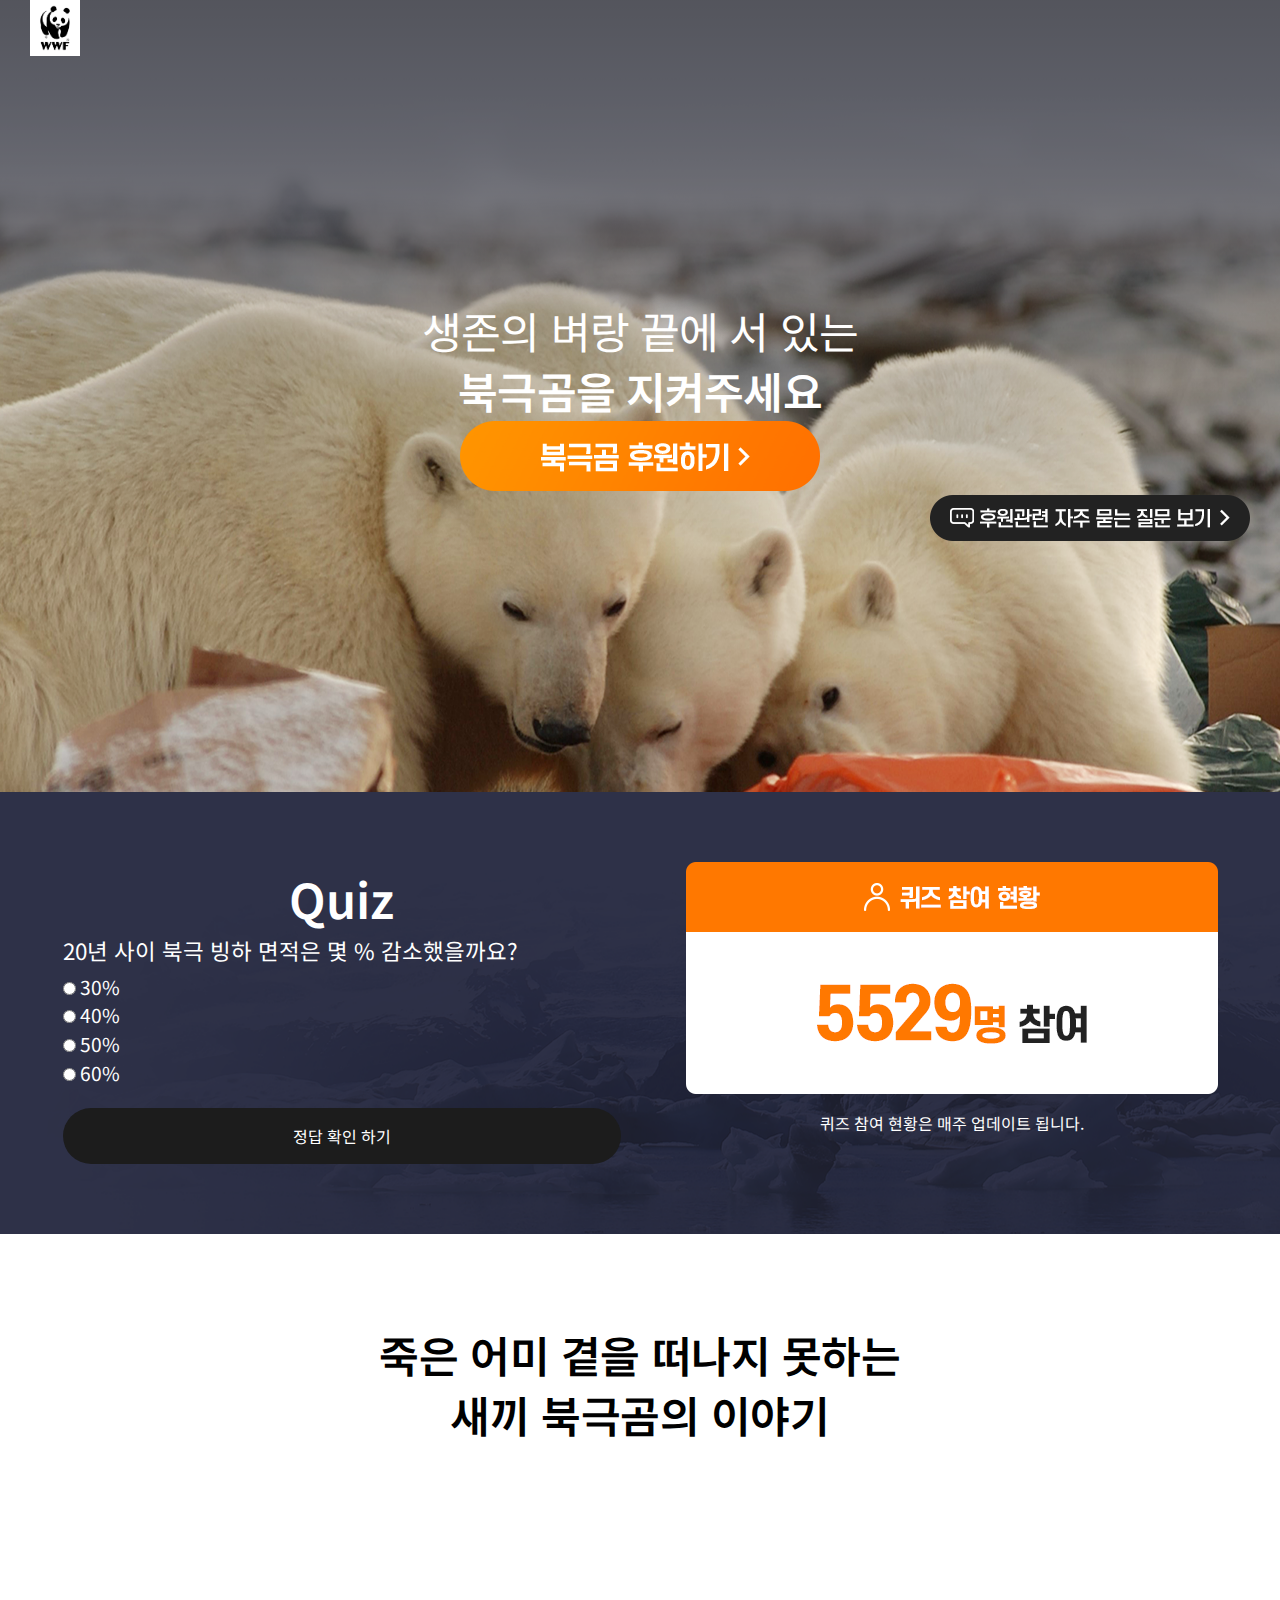
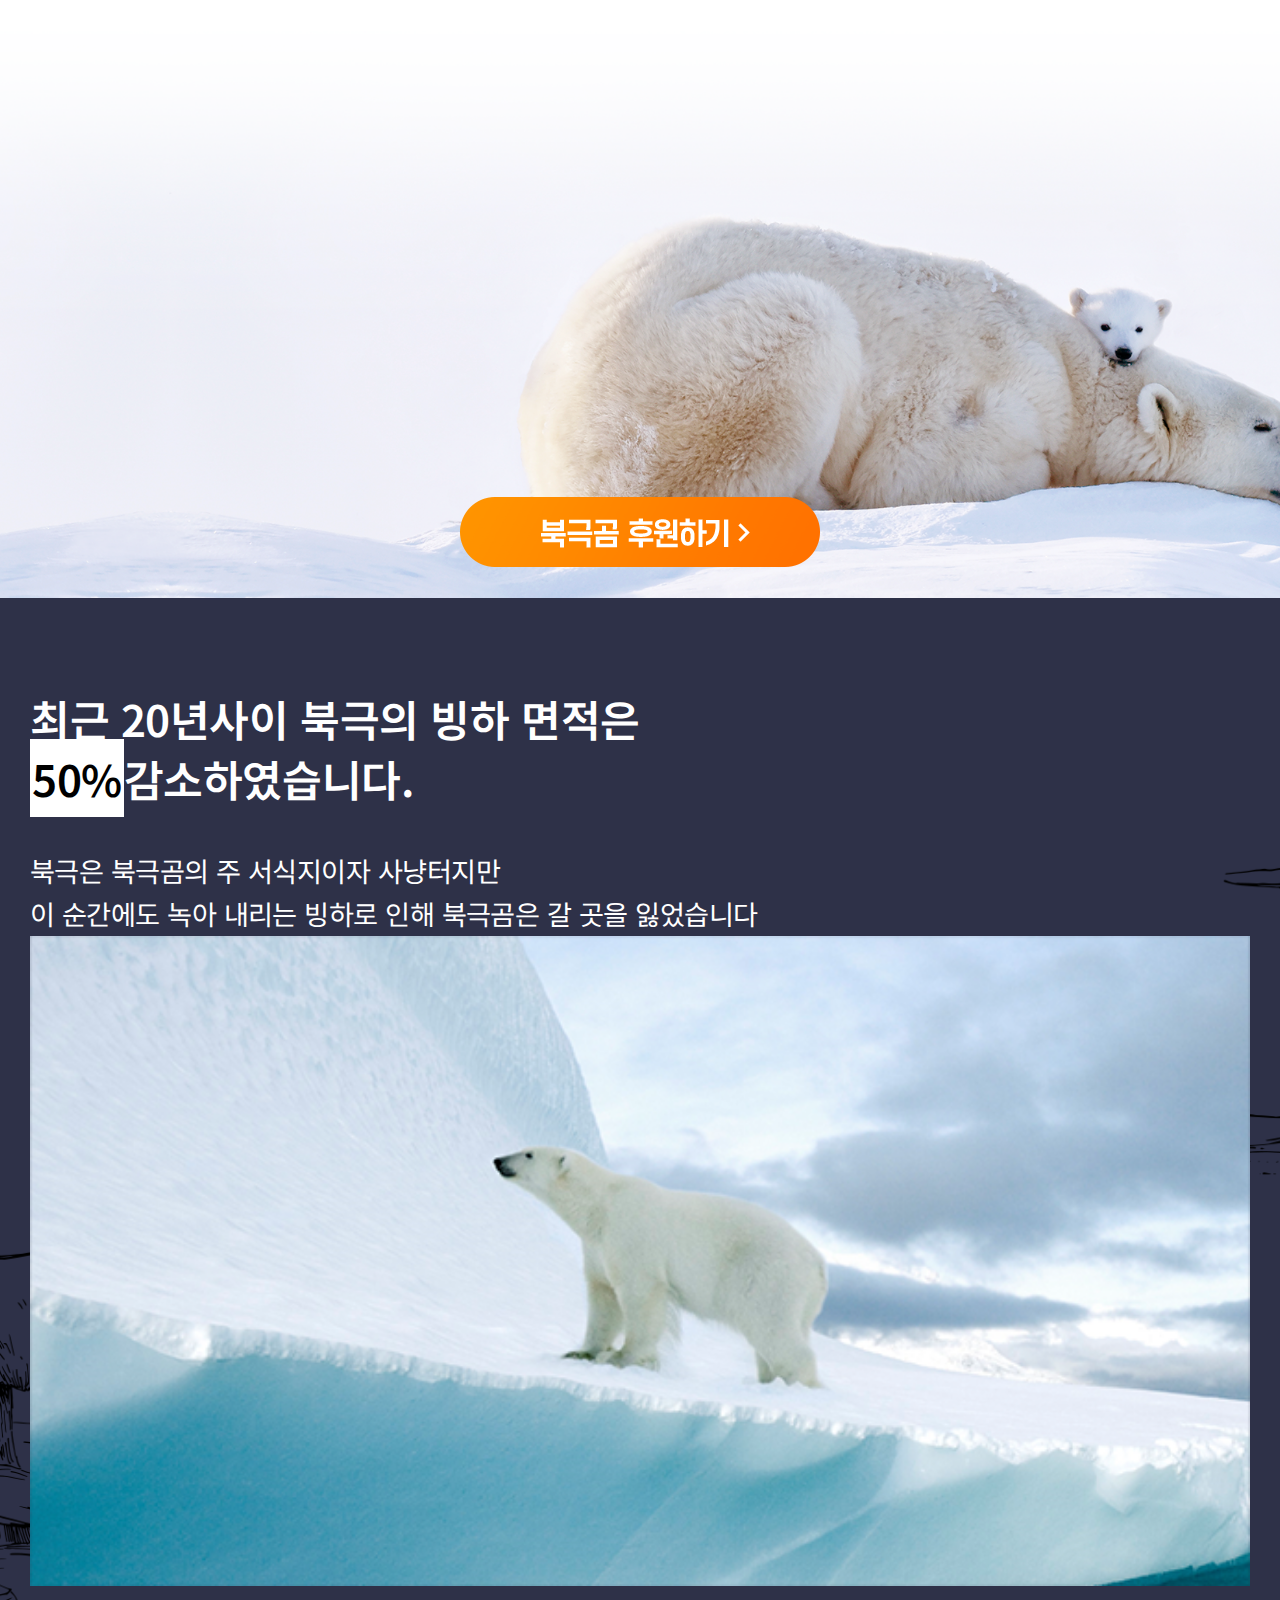
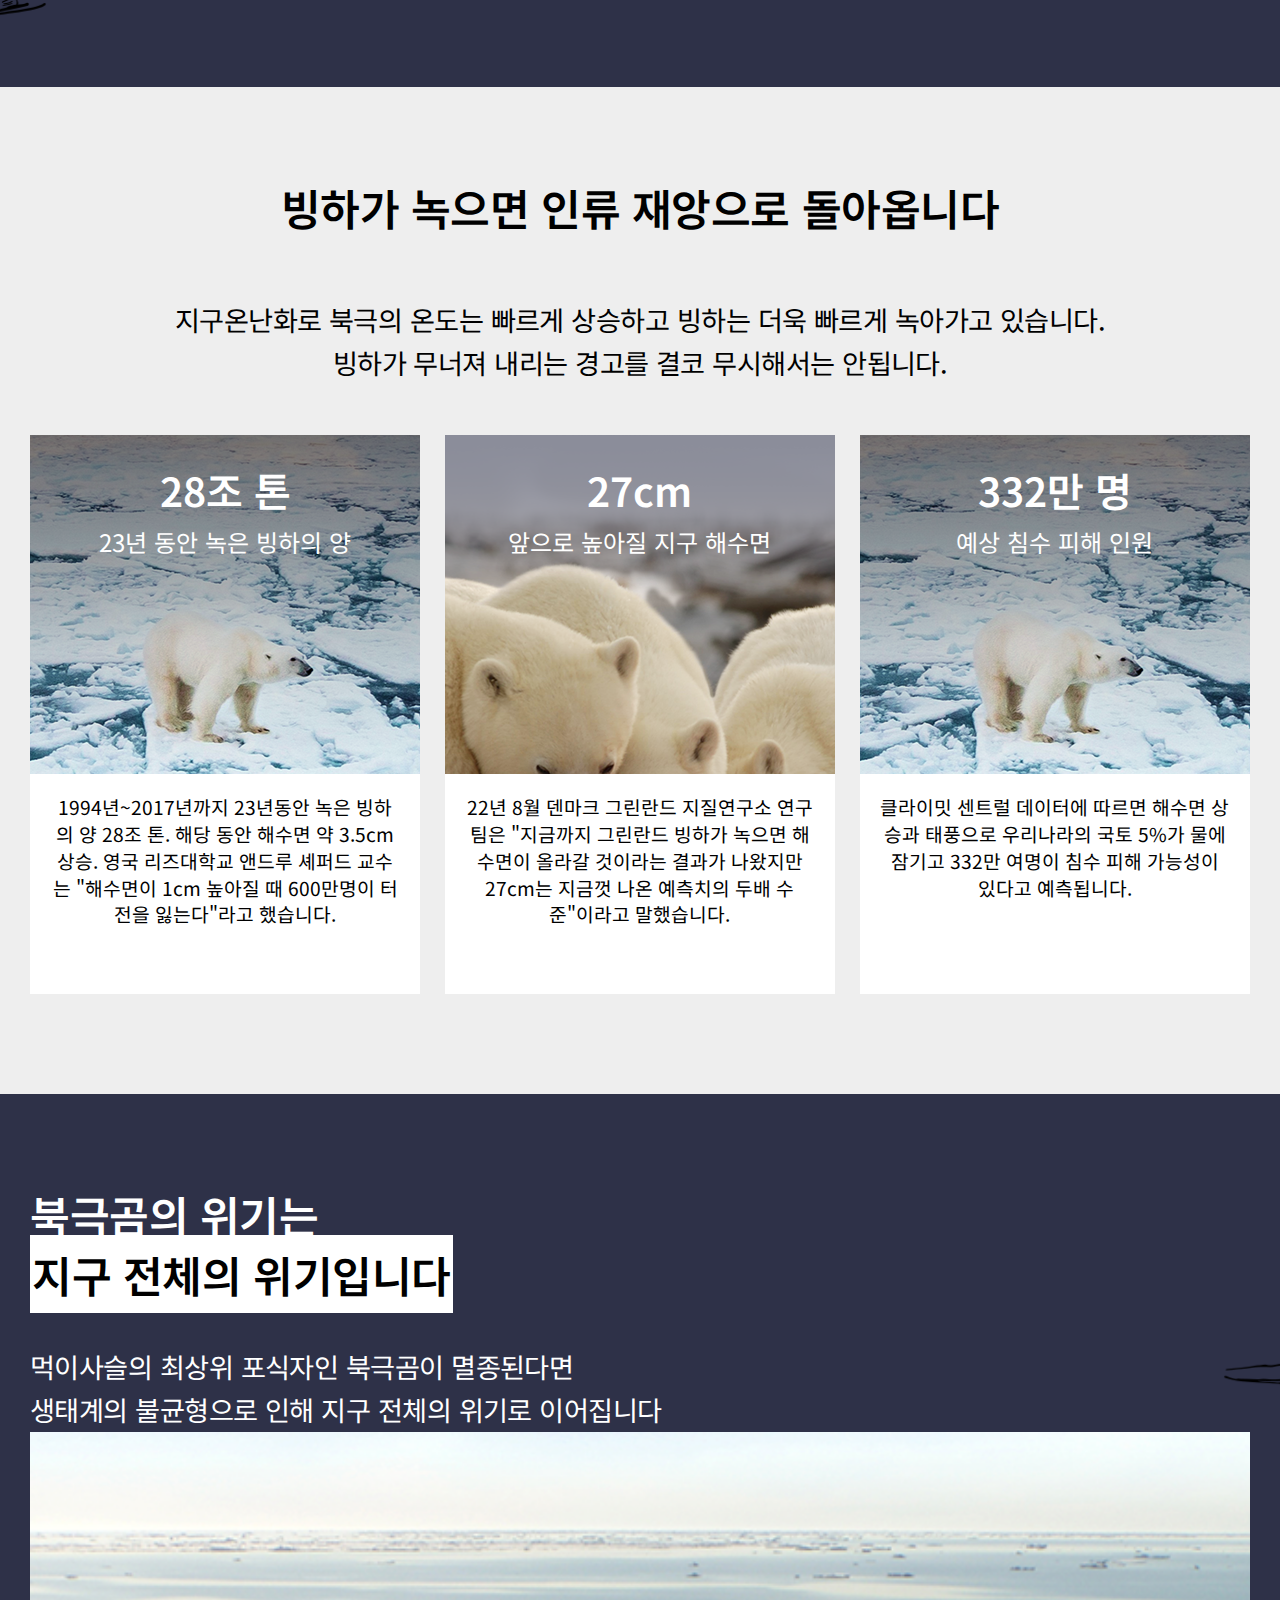
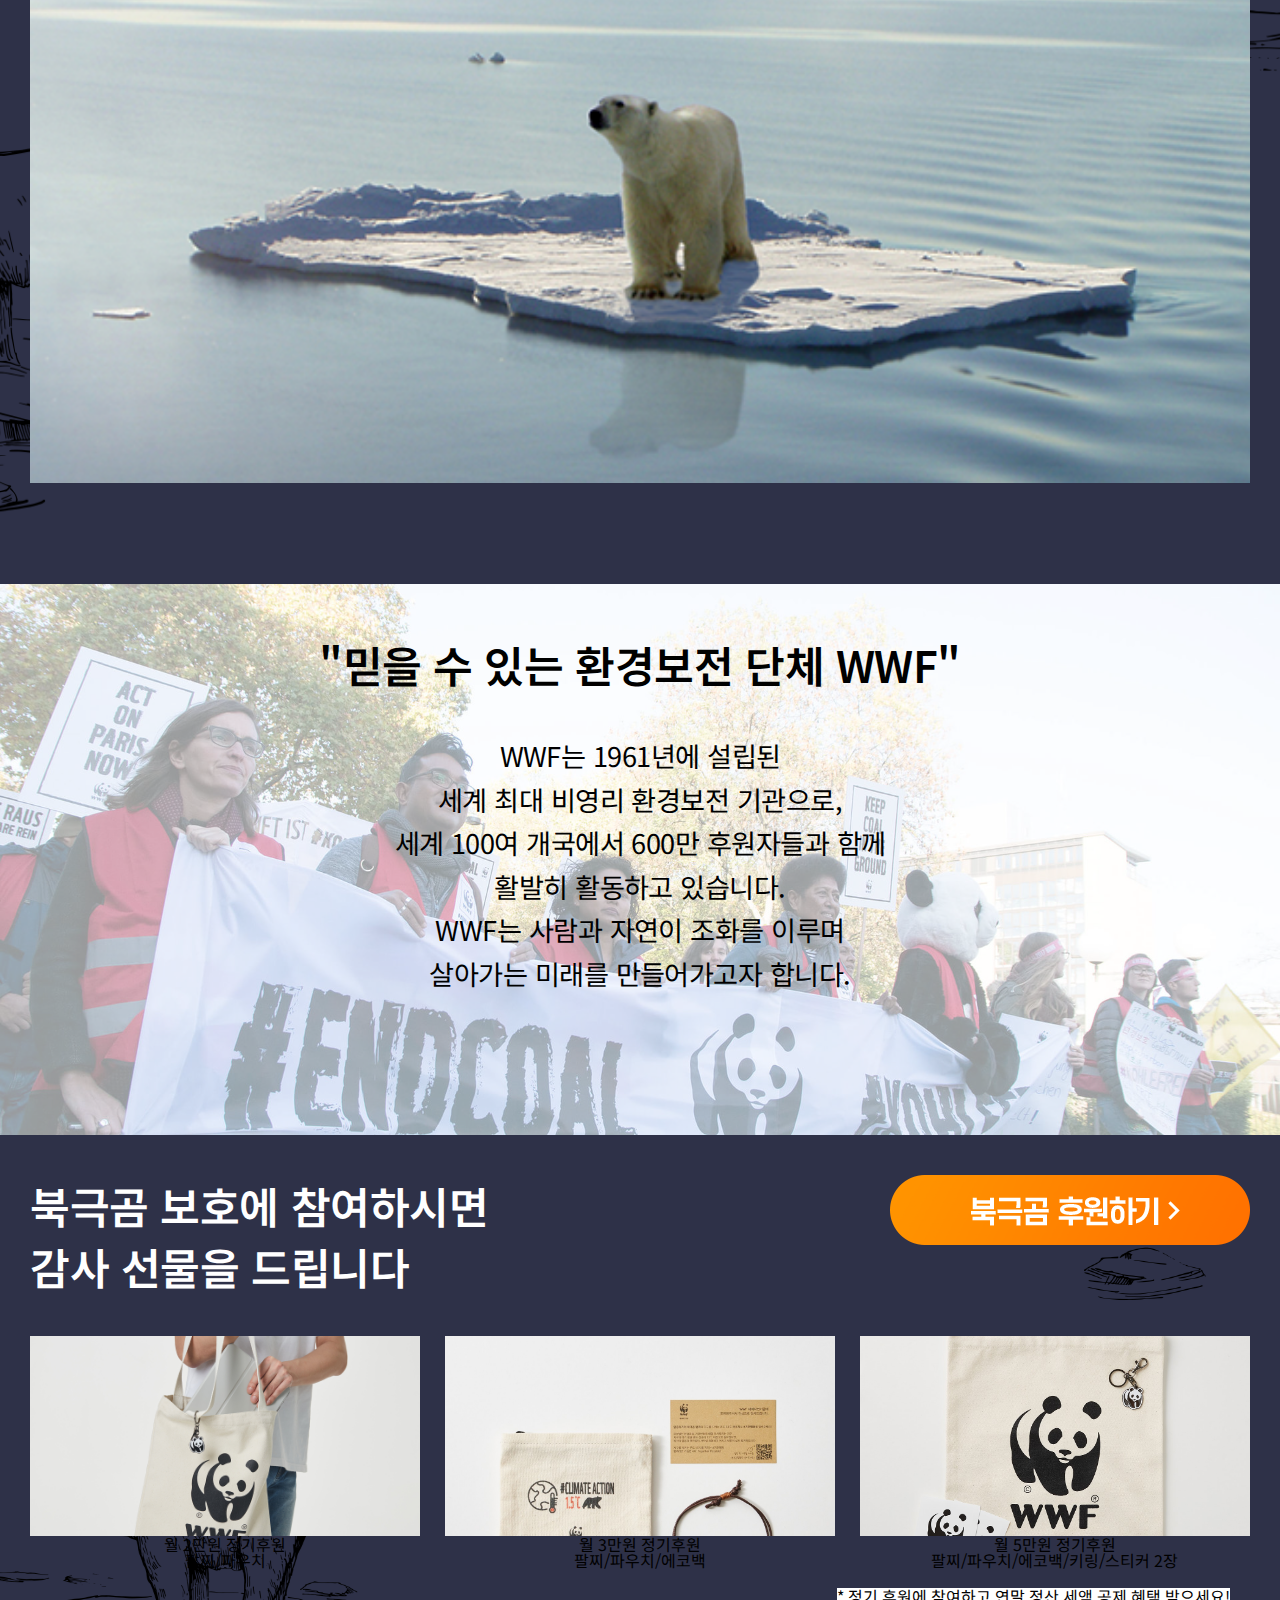
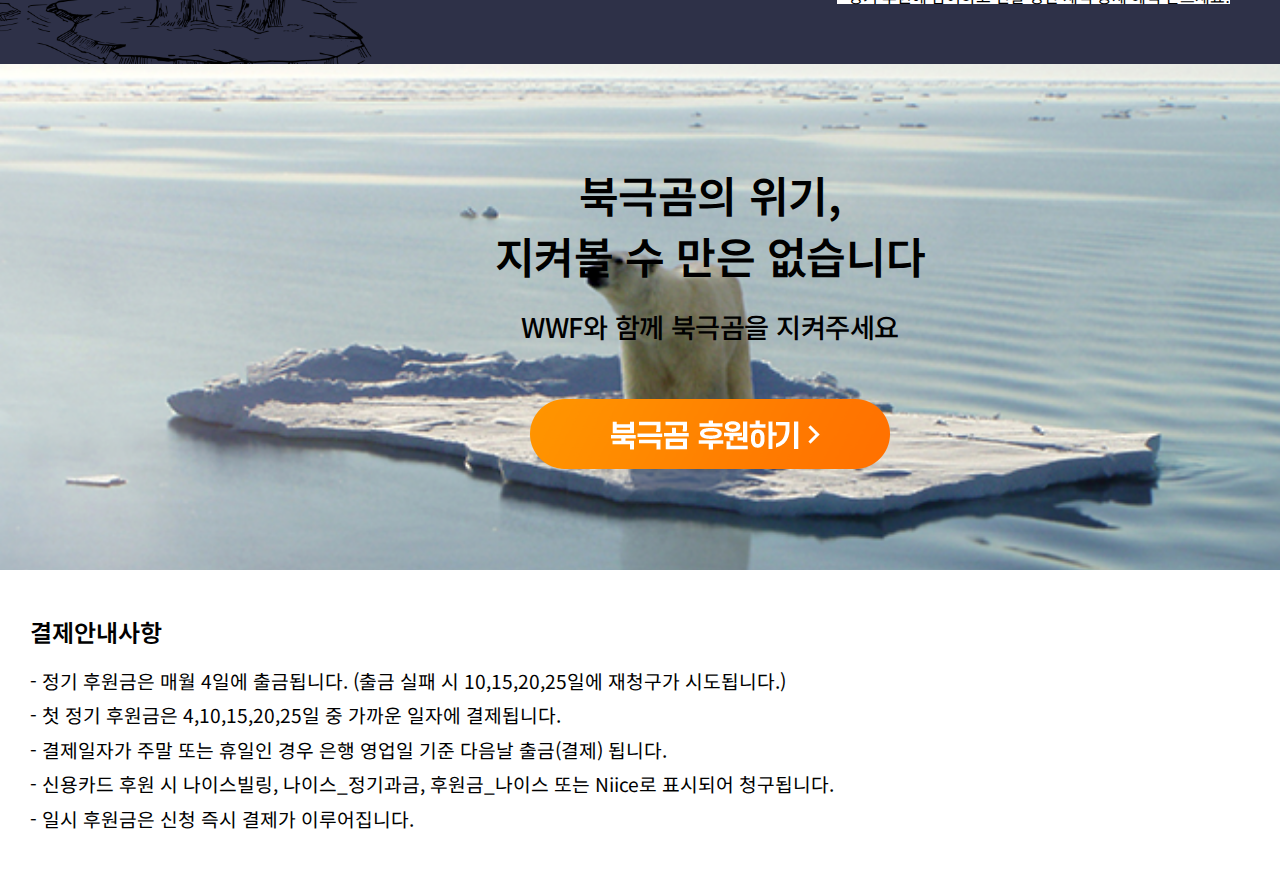
<file: index.html>
<!DOCTYPE html>
<html lang="ko">
<head>
    <meta charset="UTF-8">
    <meta name="keywords" content="">
    <meta name="description" content="">
    <meta http-equiv="X-UA-Compatible" content="IE=edge">
    <meta name="viewport" content="width=device-width, initial-scale=1.0">
    <title>북극곰 보호 캠페인 WWF</title>
    <link href="./styles/reset.css" rel="stylesheet" type="text/css">
    <link href="./styles/main.css" rel="stylesheet" type="text/css">
</head>
<body>
    <div id="visual_bg"> 
        <div id="visual_bg_gra">
            <div class="container">
                <h1 class="logo"><a href="#"><img src="./image/logo.jpg" alt="WWF 사이트 바로가기"></a></h1>
                <h1 class="title">생존의 벼랑 끝에 서 있는<br><em>북극곰을 지켜주세요</em></h1>
                <a href="#" class="sponsor"><img src="./image/btn.png" alt="북극곰 후원하기"></a>
                <a href="#" class="question"><img src="./image/first_btn2.png" alt="후원관련 자주 묻는 질문 보기"></a>
            </div>
        </div>
    </div>
    <div id="quiz_bg">
        <div class="container">
            <div class="left">
                <form action="#" method="get" id="quizFrm">
                    <fieldset>
                        <legnd class="skip">quiz 양식</legnd>
                        <h1>Quiz</h1>
                        <h2>20년 사이 북극 빙하 면적은 몇 % 감소했을까요?</h2>
                        <ul>
                            <li>
                                <input type="radio" name="quiz" value="">
                                <label for="q30">30%</label>
                            </li>
                            <li>
                                <input type="radio" name="quiz" value="">
                                <label for="q40">40%</label>
                            </li>
                            <li>
                                <input type="radio" name="quiz" value="">
                                <label for="q50">50%</label>
                            </li>
                            <li>
                                <input type="radio" name="quiz" value="">
                                <label for="q60">60%</label>
                            </li>
                        </ul>
                        <p><button type="button" class="quiz_answer">정답 확인 하기</button></p>
                    </fieldset>
                </form>
            </div>
            <div class="right">
                <img src="./image/quiz_contents.png" alt="퀴즈 참여 현황 5529명 참여">
                <p>퀴즈 참여 현황은 매주 업데이트 됩니다.</p>
            </div>
        </div>
    </div>
    <div class="campaign1 campaign_bg">
        <div class="container">
            <h1>죽은 어미 곁을 떠나지 못하는<br> 새끼 북극곰의 이야기</h1>
            <iframe width="825" height="581" src="https://www.youtube.com/embed/DwYrNQ4K3rY" title="WWF와 함께 북극곰을 지켜주세요." frameborder="0" allow="accelerometer; autoplay; clipboard-write; encrypted-media; gyroscope; picture-in-picture; web-share" allowfullscreen></iframe>
            <a href="#" class="sponsor"><img src="./image/btn.png" alt="북극곰 후원하기"></a>
        </div>
    </div>
    <div class="campaign2 campaign_bg">
        <div class="container">
            <h1>최근 20년사이 북극의 빙하 면적은<br>
            <em>50%</em>감소하였습니다.</h1>
            <p>북극은 북극곰의 주 서식지이자 사냥터지만<br>
            이 순간에도 녹아 내리는 빙하로 인해 북극곰은 갈 곳을 잃었습니다</p>
            <p><img src="./image/50.png" alt=""></p>
        </div>
    </div>
    <div class="campaign3 campaign_bg">
        <div class="container">
            <h1>빙하가 녹으면 인류 재앙으로 돌아옵니다</h1>
            <p>지구온난화로 북극의 온도는 빠르게 상승하고 빙하는 더욱 빠르게 녹아가고 있습니다.<br>
            빙하가 무너져 내리는 경고를 결코 무시해서는 안됩니다.</p>
            <ul>
                <li>
                    <h2>28조 톤</h2>
                    <p>23년 동안 녹은 빙하의 양</p>
                    <p>1994년~2017년까지 23년동안 녹은 빙하의 양 28조 톤. 해당 동안 해수면 약 3.5cm 상승. 영국 리즈대학교 앤드루 셰퍼드 교수는 "해수면이 1cm 높아질 때 600만명이 터전을 잃는다"라고 했습니다.</p>
                </li>
                <li>
                    <h2>27cm</h2>
                    <p>앞으로 높아질 지구 해수면</p>
                    <p>22년 8월 덴마크 그린란드 지질연구소 연구팀은 "지금까지 그린란드 빙하가 녹으면 해수면이 올라갈 것이라는 결과가 나왔지만 27cm는 지금껏 나온 예측치의 두배 수준"이라고 말했습니다.</p>
                </li>
                <li>
                    <h2>332만 명</h2>
                    <p>예상 침수 피해 인원</p>
                    <p>클라이밋 센트럴 데이터에 따르면 해수면 상승과 태풍으로 우리나라의 국토 5%가 물에 잠기고 332만 여명이 침수 피해 가능성이 있다고 예측됩니다.
                    </p>
                </li>
            </ul>
        </div>
    </div>
    <div class="campaign4 campaign_bg">
        <div class="container">
            <h1>북극곰의 위기는<br>
            <em>지구 전체의 위기입니다</em></h1>
            <p>먹이사슬의 최상위 포식자인 북극곰이 멸종된다면<br>
            생태계의 불균형으로 인해 지구 전체의 위기로 이어집니다</p>
            <p><img src="./image/bg2.png" alt=""></p>
        </div>
    </div>
    <div class="campaign5 campaign_bg">
        <div class="container">
            <h1>"믿을 수 있는 환경보전 단체 WWF"</h1>
            <p>WWF는 1961년에 설립된<br>
            세계 최대 비영리 환경보전 기관으로,<br>
            세계 100여 개국에서 600만 후원자들과 함께<br>
            활발히 활동하고 있습니다.<br>
            WWF는 사람과 자연이 조화를 이루며<br>
            살아가는 미래를 만들어가고자 합니다.</p>
        </div>
    </div>
    <div class="campaign6 campaign_bg">
        <div class="container">
            <div class="top">
                <h1>북극곰 보호에 참여하시면<br>
                감사 선물을 드립니다</h1>
                <a href="#" class="sponsor"><img src="./image/btn.png" alt="북극곰 후원하기"></a>
            </div>
            <ul class="contents">
                <li>월 2만원 정기후원<br>
                    팔찌/파우치</li>
                <li>월 3만원 정기후원<br>
                    팔찌/파우치/에코백</li>
                <li>월 5만원 정기후원<br>
                    팔찌/파우치/에코백/키링/스티커 2장</li>
            </ul>
            <p>* 정기 후원에 참여하고 연말 정산 세액 공제 혜택 받으세요!</p>
        </div>
    </div>
    <div class="campaign7 campaign_bg">
        <div class="container">
            <h1>북극곰의 위기,<br>
            지켜볼 수 만은 없습니다</h1>
            <p>WWF와 함께 북극곰을 지켜주세요</p>
            <a href="#" class="sponsor"><img src="./image/btn.png" alt="북극곰 후원하기"></a>
        </div>
    </div>
    <footer>
        <h1>결제안내사항</h1>
        <ul>
            <li>- 정기 후원금은 매월 4일에 출금됩니다. (출금 실패 시 10,15,20,25일에 재청구가 시도됩니다.)</li>
            <li>- 첫 정기 후원금은 4,10,15,20,25일 중 가까운 일자에 결제됩니다.</li>
            <li>- 결제일자가 주말 또는 휴일인 경우 은행 영업일 기준 다음날 출금(결제) 됩니다.</li>
            <li>- 신용카드 후원 시 나이스빌링, 나이스_정기과금, 후원금_나이스 또는 Niice로 표시되어 청구됩니다.</li>
            <li>- 일시 후원금은 신청 즉시 결제가 이루어집니다.</li>
        </ul>
    </footer>
</body>
</html>
</file>
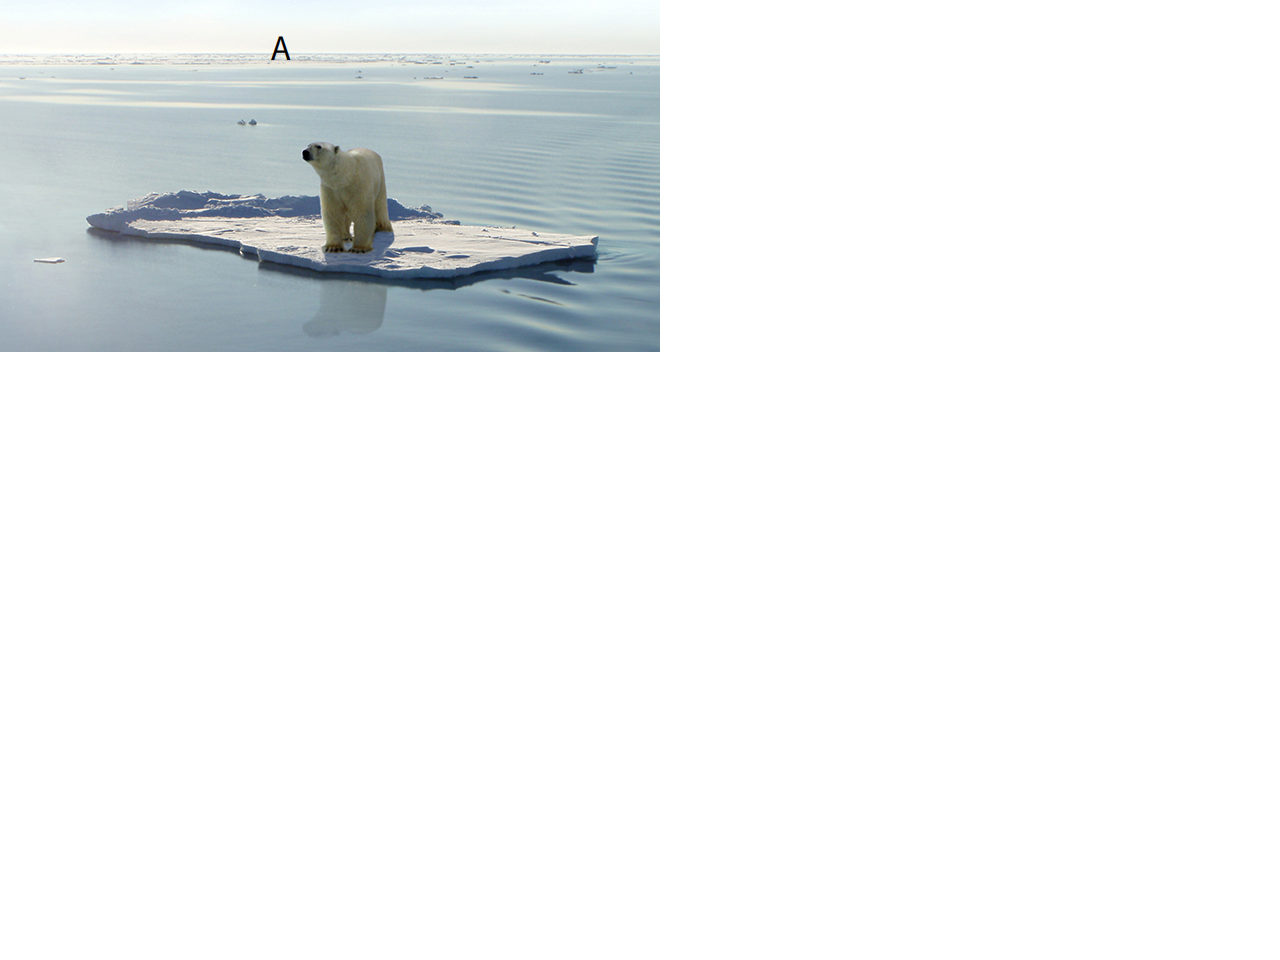
<file: test.html>
<!DOCTYPE html>
<html lang="ko">
<head>
    <meta charset="UTF-8">
    <meta name="keywords" content="">
    <meta name="description" content="">
    <meta http-equiv="X-UA-Compatible" content="IE=edge">
    <meta name="viewport" content="width=device-width, initial-scale=1.0">
    <title>test</title>
    <link href="./styles/reset.css" rel="stylesheet" type="text/css">
    <style>
        .box {
            font-size: 2rem; text-align:center;
            width: 500px; height: 900px;
            /* background: linear-gradient(rgba(0,0,0,0.5), rgb(255,255,255,0.3), transparent); */
            /* background:linear-gradient(#ff0, #0f0); */
            /* linear-gradient(x y, color1, color2) */
            /* background: linear-gradient(-80deg, #ff9, #0f9); */
            /* background: radial-gradient(circle, #f99, #8f9); */
            /* 0--------------100% */
            /* background: linear-gradient(to left, #ff7 20%,#f89 70%); */
            /* background: linear-gradient(#e7e5ff, #d3d5ff, #ffe6ff, #c2ffff); */
        }
        .all {
            padding: 30px;
            background: url(./image/bg2.png) no-repeat;
        }
    </style>
</head>
<body>
    <div class="all">
        <div class="box">A</div>
    </div>
</body>
</html>
</file>
<file: styles/main.css>
#visual_bg {
    background-size: cover;
    background:url(../image/bg1.png) center;
    background-attachment: fixed;
}
#visual_bg #visual_bg_gra {
    background:linear-gradient(-180deg, rgba(0,0,0,0.4), transparent 70%);
}
#visual_bg #visual_bg_gra .container {
    position:relative;
    text-align:center;
    padding:300px 0;
    width:1220px; margin: 0 auto;
}
#visual_bg #visual_bg_gra .container .logo {
    position: absolute; left:0; top:0;
    width:50px;
}
#visual_bg #visual_bg_gra .container .logo a {}
#visual_bg #visual_bg_gra .container .logo a img {
    width:100%;
}
#visual_bg #visual_bg_gra .container .title {}
#visual_bg #visual_bg_gra .container .title,
#visual_bg #visual_bg_gra .container .title em {
    line-height:1.4;
    letter-spacing: -0.02em;
    color:#fff;
    font-size:2.7rem;
}
#visual_bg #visual_bg_gra .container .title em  {
    font-weight:600;
}
#visual_bg #visual_bg_gra .container .sponsor {
}
#visual_bg #visual_bg_gra .container .sponsor img {}
#visual_bg #visual_bg_gra .container .question {
    position:absolute; right:0; bottom :250px;
}
#visual_bg #visual_bg_gra .container .question img {}
/*------------- quiz -------------*/
#quiz_bg {
    background-color: rgba(7, 17, 73, 0.67);
    background: url(../image/quiz_bg.png);
}
#quiz_bg .container {
    padding:70px 0;
    display:flex;
    flex-flow:row wrap;
    justify-content: space-around;
    width:1220px; margin:0 auto;
}
#quiz_bg .container .left {}
#quiz_bg .container .left #quizFrm {
    color:#fff;
}
#quiz_bg .container .left #quizFrm fieldset {
}
#quiz_bg .container .left #quizFrm fieldset h1 {line-height:1.5;
    text-align: center;
    font-weight:600;
    font-size:3rem;
}
#quiz_bg .container .left #quizFrm fieldset h2 {
    font-size:1.4rem;
    line-height:1.5; padding-bottom:5px;}
#quiz_bg .container .left #quizFrm fieldset ul {}
#quiz_bg .container .left #quizFrm fieldset ul li {}
#quiz_bg .container .left #quizFrm fieldset ul li input[name=quiz] {}
#quiz_bg .container .left #quizFrm fieldset ul li label {
    line-height:1.5;
    font-size:1.2rem;
}
#quiz_bg .container .left #quizFrm fieldset p {}
#quiz_bg .container .left #quizFrm fieldset p .quiz_answer {
    margin-top:20px;
    padding:20px 230px;
    border-radius:30px;
    background: rgb(28, 28, 28);
    color:#fff;}
    #quiz_bg .container .right {}
    #quiz_bg .container .right img {}
    #quiz_bg .container .right p {
        color:#fff;
        padding-top:20px;
        text-align: center;
    }
/* ---------campaign3---------- */
.campaign3 .container {
    padding-bottom:100px;
    text-align:center;
    width:1220px;
}
.campaign3 .container h1 {padding:90px 0 40px;}
.campaign3 .container h1+p {padding:20px 0 50px;}
.campaign3 .container ul {
    color:#fff;
    display:flex;
    flex-flow: row nowrap;
    justify-content:space-between;
}
.campaign3 .container ul li {
    background-position:center -150px;
    background-size: cover; 
    width:32%;
    padding-top:35px;
}
.campaign3 .container ul li:nth-child(1) {
    background:url(../image/28.png) center; 
    background-position-y:510px;
}
.campaign3 .container ul li:nth-child(2) {
    background: url(../image/27.png) center;
    background-position-y:580px;
}
.campaign3 .container ul li:nth-child(3) {
    background:url(../image/28.png) center;
    background-position-y:510px;
}
.campaign3 .container ul li h2 {
    padding-bottom:20px;
    font-size:2.5rem;
    font-weight: 600;
}
.campaign3 .container ul li p {
    font-weight:400;
    padding-bottom:220px;
    font-size:1.5rem;}
.campaign3 .container ul li p:last-child {
    font-size:1.2rem;
    color:#000;
    line-height:1.4;
    height:120px;
    padding:20px 20px 200px;
    background:#fff;
}
/* -------campaign4-------- */
.campaign4 {padding-bottom:100px;}
.campaign4 .container {}
.campaign4 .container h1 {color:#fff;padding:90px 0 40px; }
.campaign4 .container p {color:#fff;}
.campaign4 .container p img {
    width:100%;
}
/* ------campaign5------- */
.campaign5 {
    position:relative;
}
.campaign5::before {
    background-color: rgba(255, 255, 255, 0.6);
    content:''; display:inline-block; width:100%; height:100%;
    position: absolute;
}
.campaign5 .container {
    text-align: center;
    position:relative; z-index:999;
    padding:50px 50px 100px;
}
.campaign5 .container {}
.campaign5 .container h1 {}
.campaign5 .container p {
    padding:40px;
}
/* -------campaign6--------- */
.campaign6 {
    padding-bottom:40px;
}
.campaign6 .container {
    text-align:right;
}
.campaign6 .container .top {
    padding:40px 0;
    display:flex;
    flex-flow:row nowrap;
    justify-content: space-between;
}
.campaign6 .container .top h1 {
    text-align: left;
    color:#fff;}
.campaign6 .container .top .sponsor {}
.campaign6 .container .top .sponsor img {}
.campaign6 .container .contents {
    display:flex;
    flex-flow:row nowrap;
    justify-content: space-between;
}
.campaign6 .container .contents li {
    text-align:center;
    width:32%;
}
.campaign6 .container .contents li::before {
    display: block; content:'';
    background-size:cover; height:200px;
}
.campaign6 .container .contents li:nth-child(1)::before {background-image:url(../image/freebie1.jpg);}
.campaign6 .container .contents li:nth-child(2)::before {background-image:url(../image/freebie2.jpg);}
.campaign6 .container .contents li:nth-child(3)::before {background-image:url(../image/freebie3.jpg);}
.campaign6 .container p {
    margin:20px;
    display: inline-block;
    background: #fff;
}
/* ---------campaign7----------- */
.campaign7 {padding:100px;}
.campaign7 .container {
    text-align: center;
}
.campaign7 .container h1 {padding-bottom:20px;}
.campaign7 .container p {padding-bottom:50px; font-weight: 500;}
.campaign7 .container .sponsor {}
.campaign7 .container .sponsor img {}
/* -----campaign 통합------------ */
.campaign_bg {}
.campaign_bg .container {
    width:1220px;
    margin:0 auto;
}
.campaign_bg .container h1 {
    font-size:2.7rem;
    line-height:1.4;
    letter-spacing:-0.01em;
    font-weight:600;
}

/*------ campaign1~7 배경모음 ------- */
.campaign1 {
    background:url(../image/video_bg.png);
}
.campaign2 {
    padding-bottom:100px;
    background:url(../image/50_bg.png);
}
.campaign3 {
    background:#eee;
}
.campaign4 {
    background:url(../image/50_bg.png);
}
.campaign5 {
    background:url(../image/wwf.jpg);
}
.campaign6 {
    background:url(../image/50_bg.png);
}
.campaign7 {
    background:url(../image/bg2.png);
}
.campaign_bg {
    background-size: cover;
    background-position: center;
}
/* ---campaign 1~7 제목 근접 통일 부분---- */
.campaign_bg .container h1+p {
    font-size:1.7rem; letter-spacing: -0.02em;
    line-height: 1.6;
}
/* --em--- */
.campaign_bg .container h1 em {
    font-weight:600;
    font-size:2.7rem;
    background: #fff; color:#000; padding:8px 2px;
}
/*------ campaign1 ------- */
.campaign1 {}
.campaign1 .container {
    text-align:center;
}
.campaign1 .container h1 {padding:90px 0 40px;}
.campaign1 .container iframe {}
.campaign1 .container .sponsor {}
.campaign1 .container .sponsor img {
    margin:30px;
}
/* --------campaign2------- */
.campaign2 {}
.campaign2 .container {}
.campaign2 .container h1 {color:#fff; padding:90px 0 40px;}
.campaign2 .container p {color:#fff;}
.campaign2 .container p img {width:100%;}
/* -------footer------- */
footer {
    width:1220px;
    margin:0 auto;
}
footer h1 {
    padding:50px 0 20px;
    font-weight: 600;
    font-size:1.5rem;
}
footer ul {padding-bottom:40px;}
footer ul li {
    line-height: 1.8;
    font-size:1.2rem;
}
</file>
